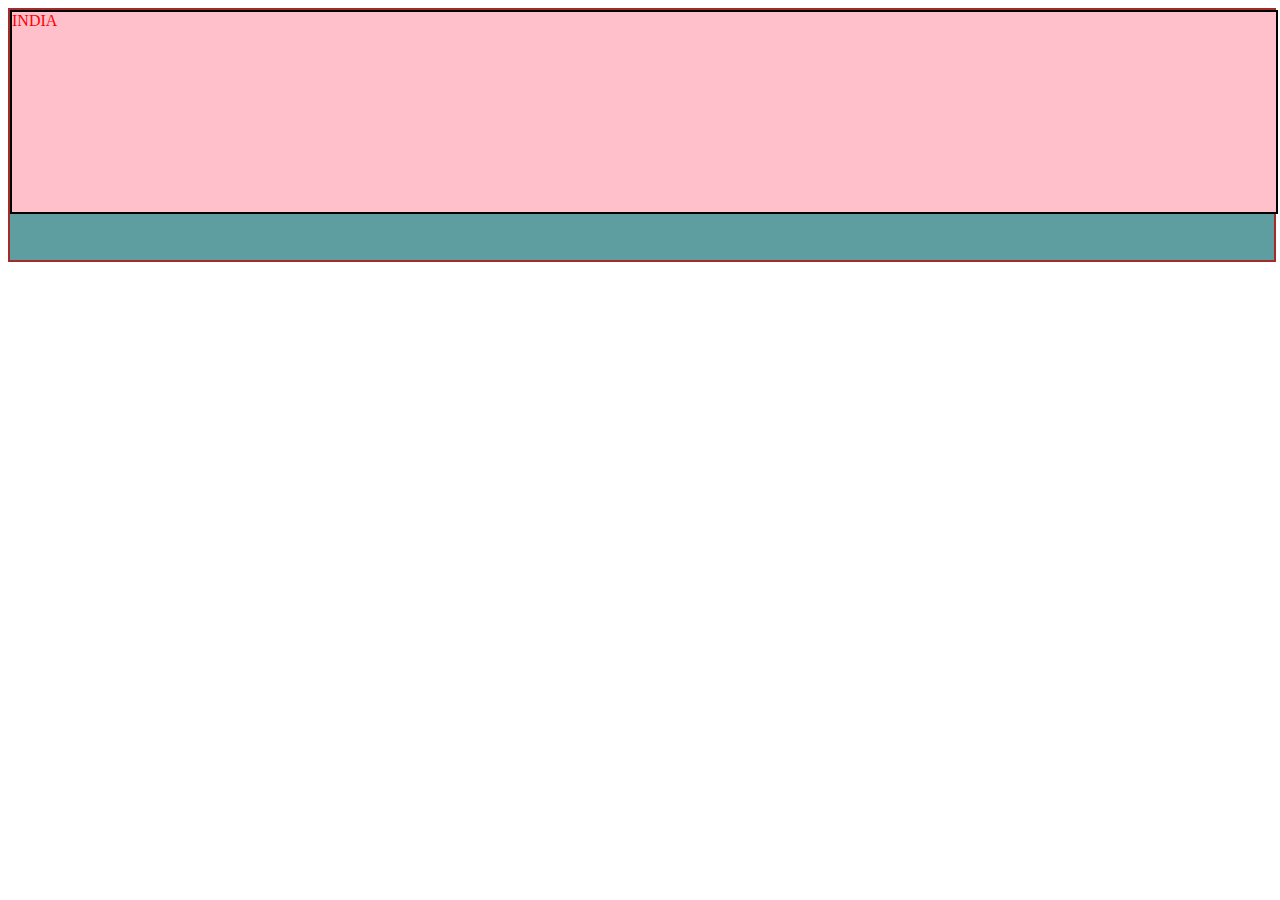
<file: animation/index.html>
<!DOCTYPE html>
<html lang="en">
<head>
    <meta charset="UTF-8">
    <meta name="viewport" content="width=device-width, initial-scale=1.0">
    <title>animation</title>
    <link rel="stylesheet" href="style.css">
</head>
<body>
    <div class="container">
        <div class="box"> INDIA
        </div>
    </div>
    
</body>
</html>
</file>
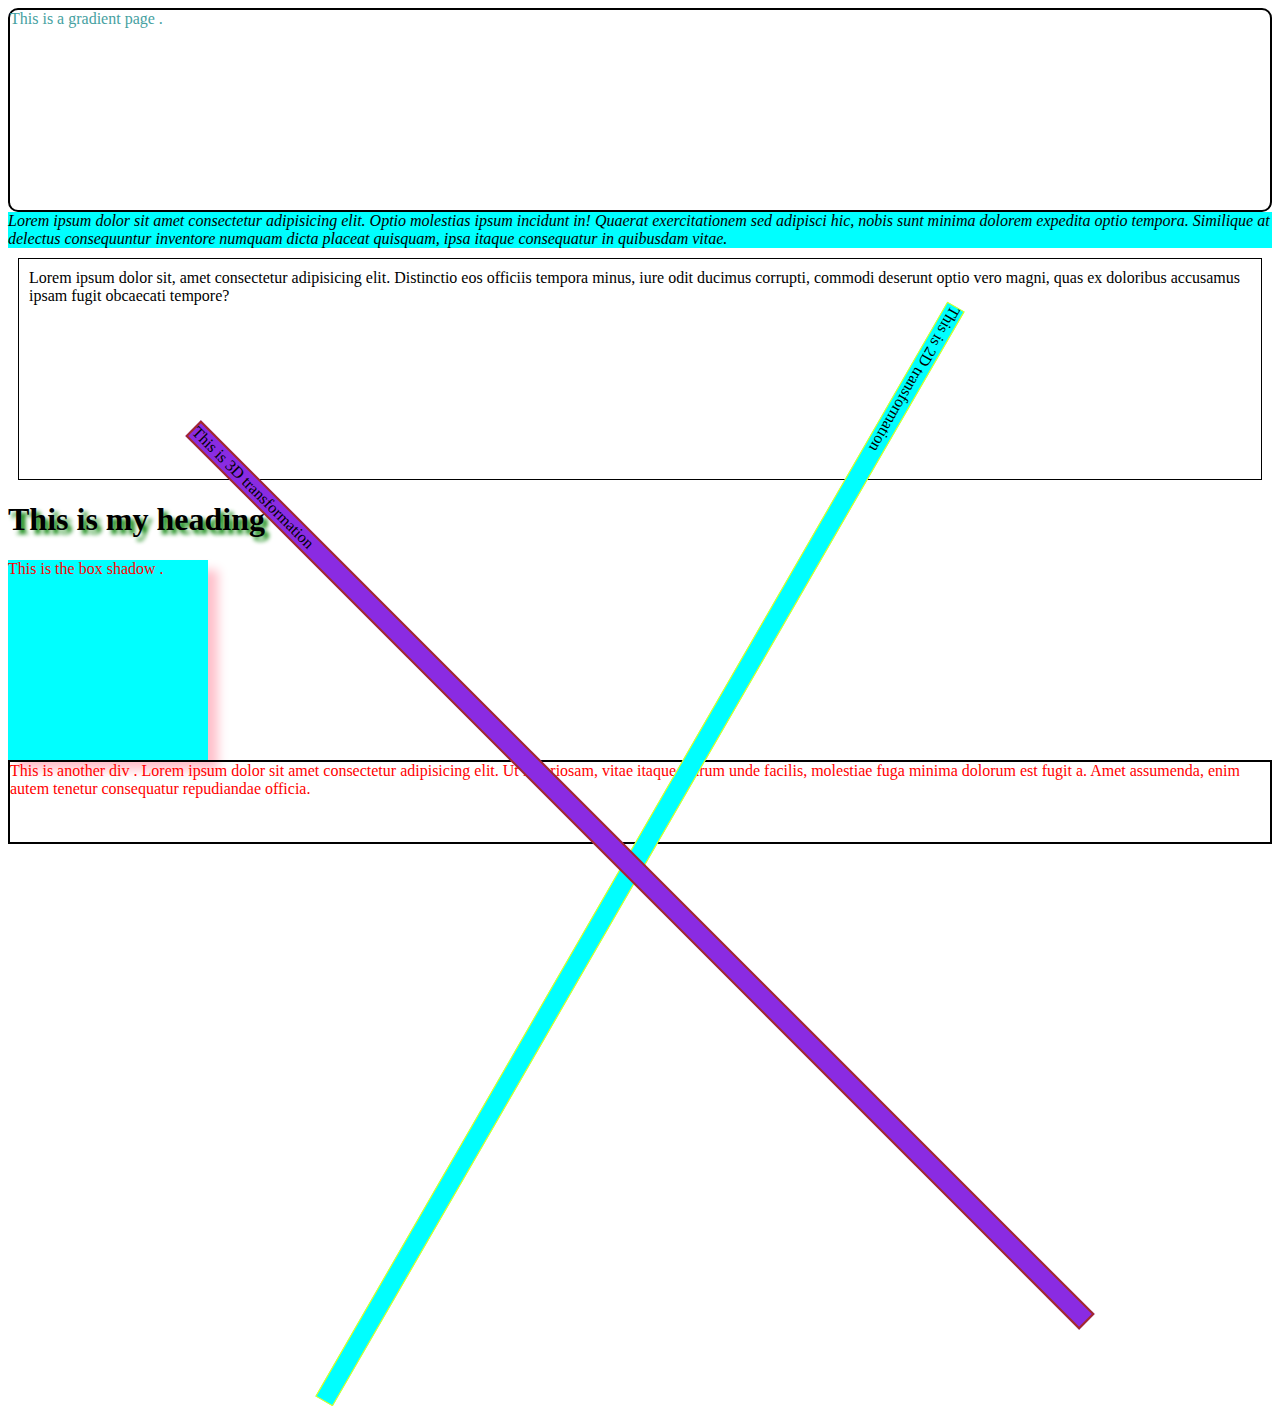
<file: css_gradient/index.html>
<!DOCTYPE html>
<html lang="en">
<head>
    <meta charset="UTF-8">
    <meta name="viewport" content="width=device-width, initial-scale=1.0">
    <title>gradient</title>
    <link rel="stylesheet" href="style.css">
</head>
<body>
    <div class="box">  This is a gradient page .</div>
       
    
    <div id="first">
        Lorem ipsum dolor sit amet consectetur adipisicing elit. Optio molestias ipsum incidunt in! Quaerat exercitationem sed adipisci hic, nobis sunt minima dolorem expedita optio tempora. Similique at delectus consequuntur inventore numquam dicta placeat quisquam, ipsa itaque consequatur in quibusdam vitae.
    </div>
    <div class="mydiv">
        Lorem ipsum dolor sit, amet consectetur adipisicing elit. Distinctio eos officiis tempora minus, iure odit ducimus corrupti, commodi deserunt optio vero magni, quas ex doloribus accusamus ipsam fugit obcaecati tempore?
    </div>
    <!-- This can used for shadow proprty 
       
        1. text-shadow
        2. box-shadow 
    -->

    <h1>This is my heading</h1>
    <div class="text">
        This is the box shadow .
    </div>

    <div class="divi">
        This is another div .
        Lorem ipsum dolor sit amet consectetur adipisicing elit. Ut laboriosam, vitae itaque, harum unde facilis, molestiae fuga minima dolorum est fugit a. Amet assumenda, enim autem tenetur consequatur repudiandae officia.
    </div>
    <div class="second">
        This is 2D transformation 

    </div>
    <div class="third">
        This is 3D transformation 
    </div>
</body>
</html>
</file>
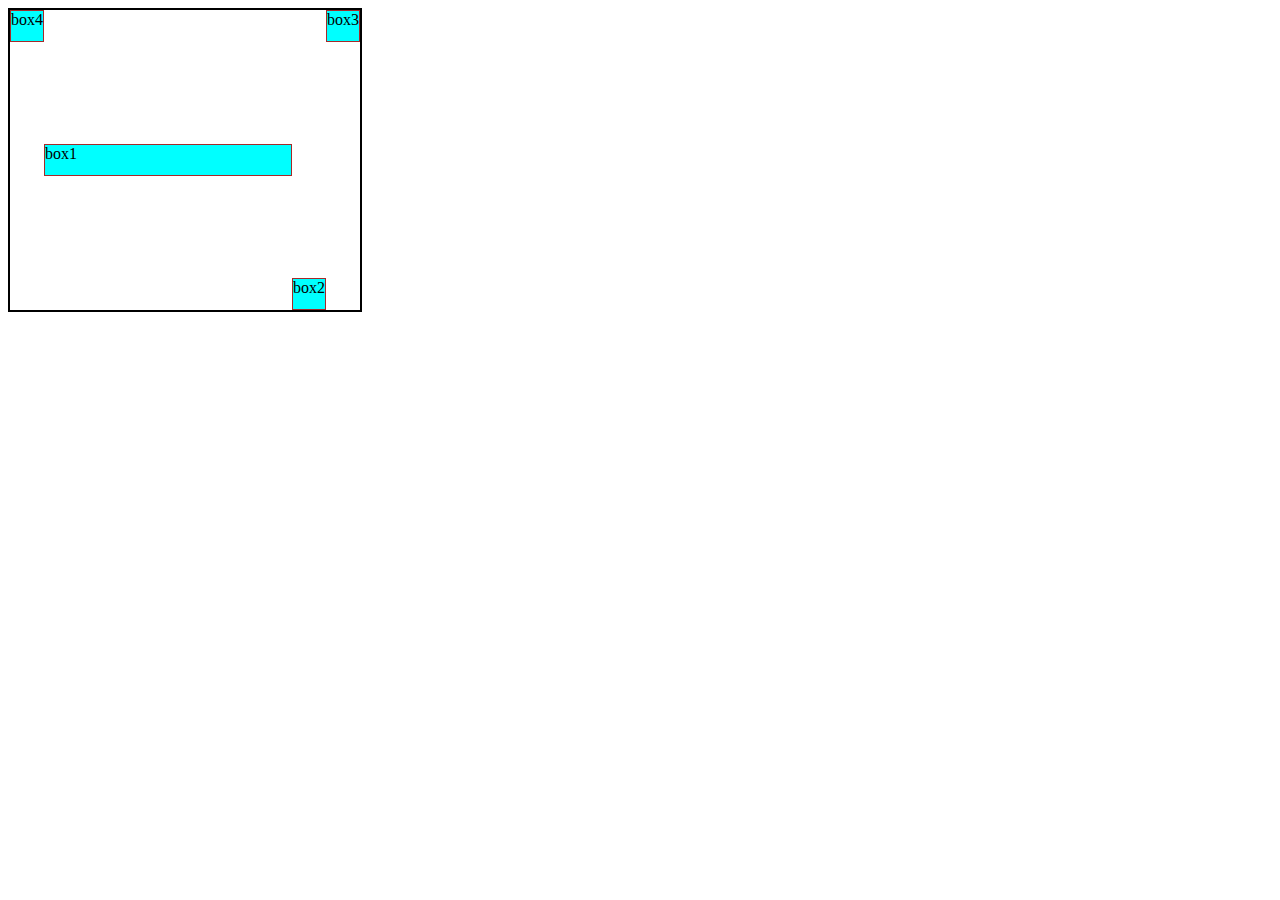
<file: Flex_property/index.html>
<!DOCTYPE html>
<html lang="en">
<head>
    <meta charset="UTF-8">
    <meta name="viewport" content="width=device-width, initial-scale=1.0">
    <title>flex</title>
    <link rel="stylesheet" href="style.css">
</head>
<body>
    <div class="container">
        <div class="box" id="box1">box1</div>
        <div class="box" id="box2">box2</div>
        <div class="box" id="box3">box3</div>
        <div class="box">box4</div>
    </div>
</body>
</html>
</file>
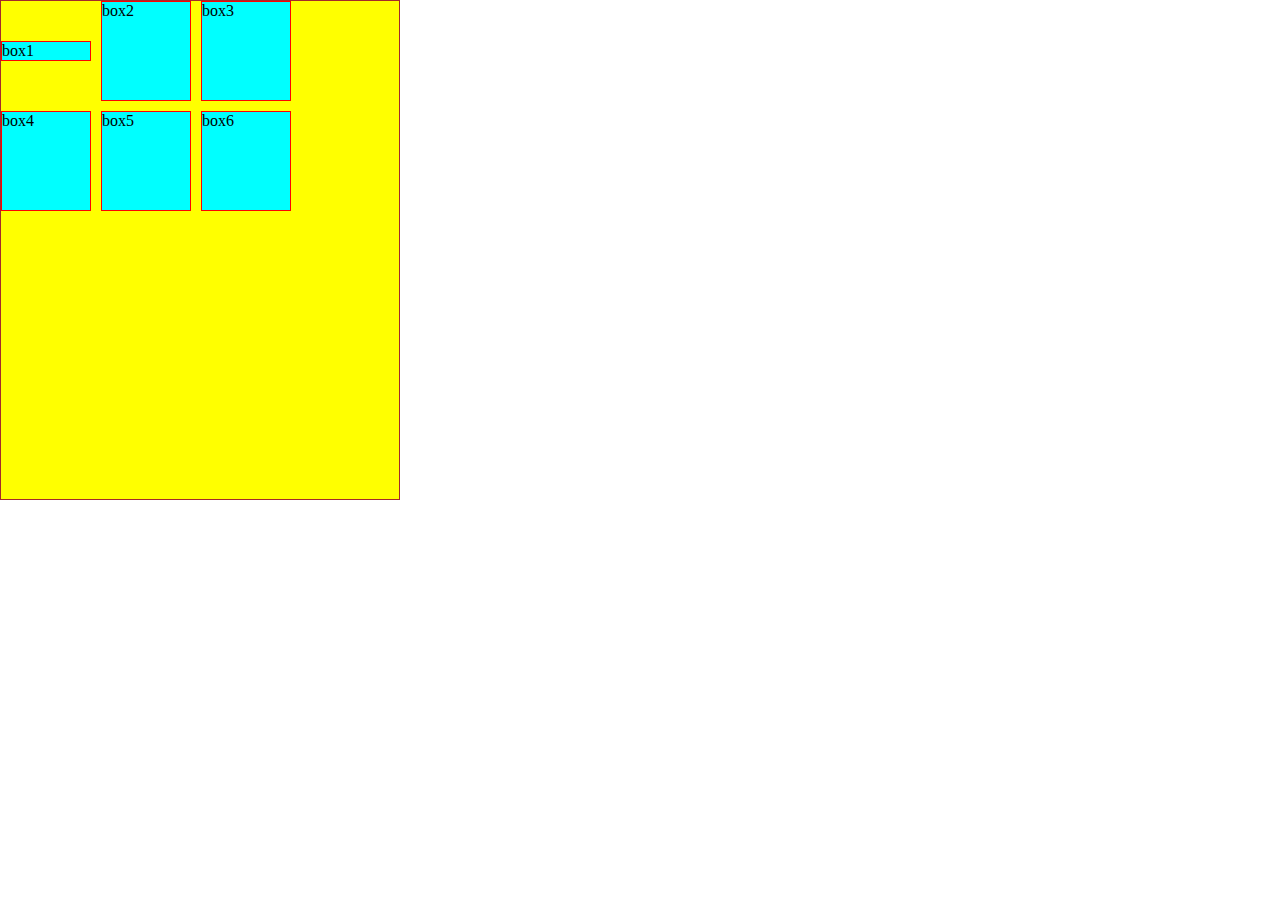
<file: grid/index.html>
<!DOCTYPE html>
<html lang="en">
<head>
    <meta charset="UTF-8">
    <meta name="viewport" content="width=device-width, initial-scale=1.0">
    <title>grid css</title>
    <link rel="stylesheet" href="style.css">
</head>
<body>
   
   <div class="container">
    <div class="box"id="id">box1</div>
    <div class="box">box2</div>
    <div class="box">box3</div>
    <div class="box">box4</div>
    <div class="box">box5</div>
    <div class="box">box6</div>
   </div>
    
</body>
</html>
</file>
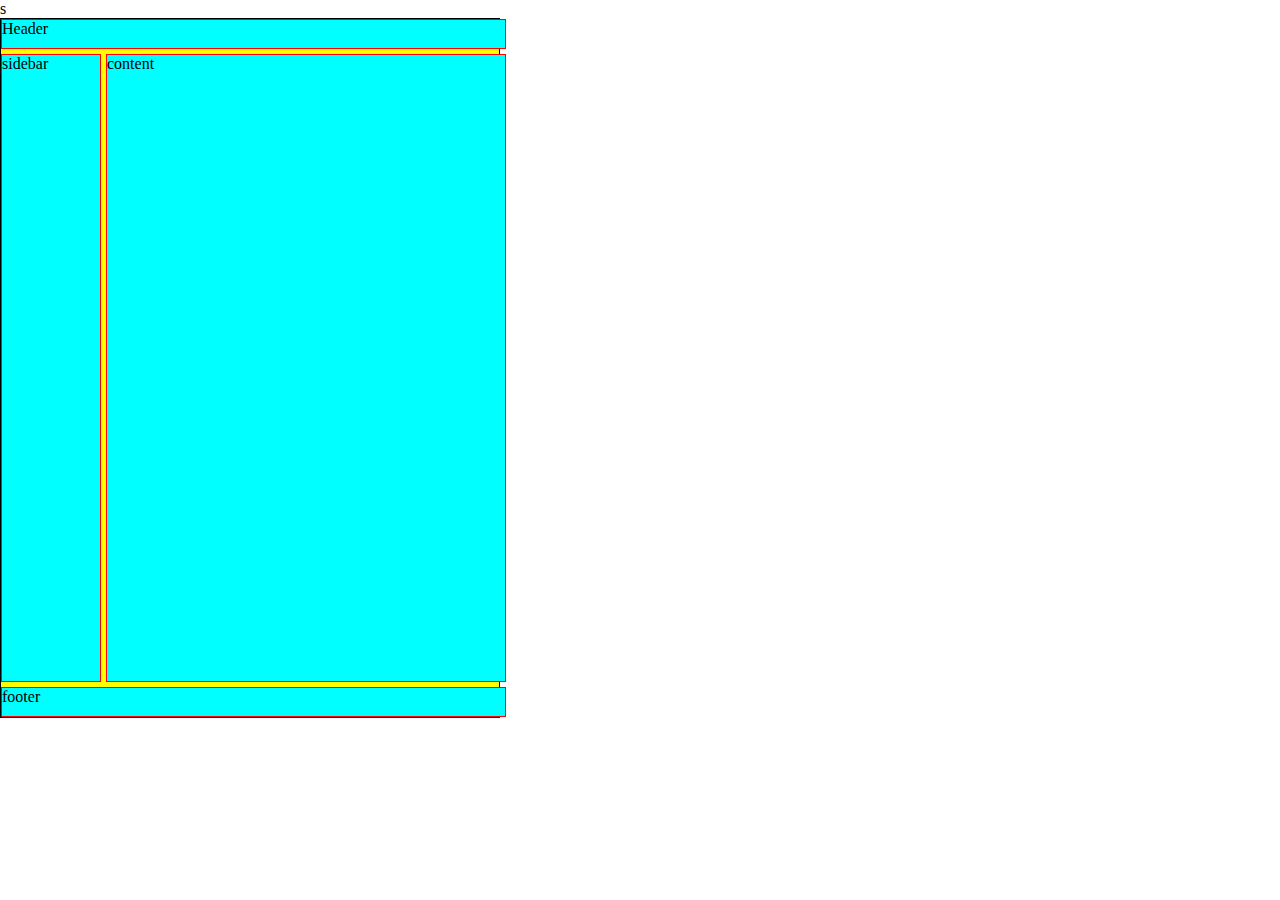
<file: media_querie/index.html>
<!DOCTYPE html>
<html lang="en">
<head>
    <meta charset="UTF-8">s
    <meta name="viewport" content="width=device-width, initial-scale=1.0">
    <title>Blog</title>
    <link rel="stylesheet" href="style.css">
</head>
<body>
    <div class="container">
      <div class="box" id="header">Header</div>
      <div class="box" id="sidebar">sidebar</div>
      <div class="box" id="content">content</div>
      <div class="box" id="footer">footer</div>

    </div>
    
</body>
</html>
</file>
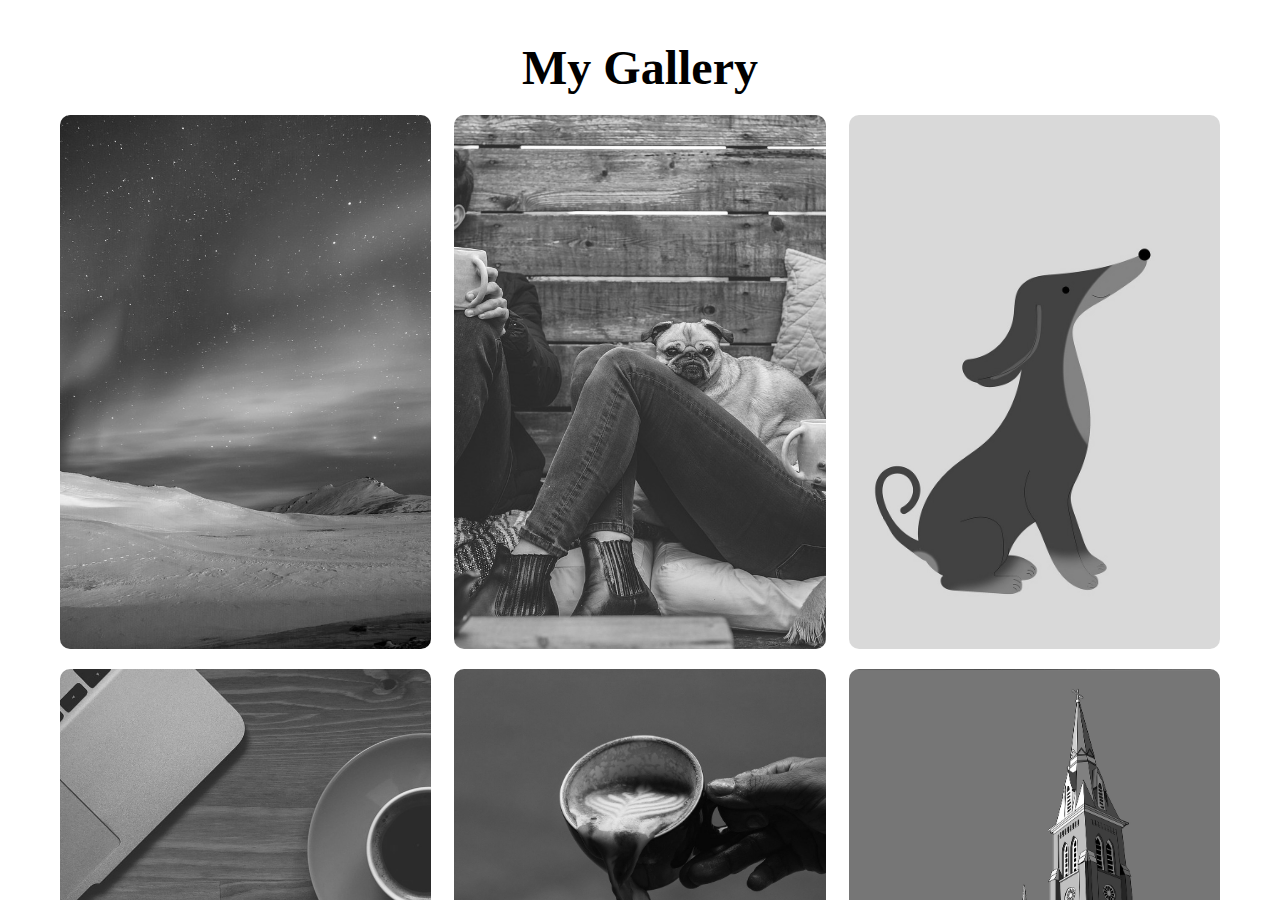
<file: My_gallery_project/index.html>
<!DOCTYPE html>
<html lang="en">
<head>
    <meta charset="UTF-8">
    <meta name="viewport" content="width=device-width, initial-scale=1.0">
    <title>My Gallery </title>
    <link rel="stylesheet" href="style.css">
</head>
<body>
    <div id="wrapper">
        <div class="container">
            <h1> My Gallery </h1>
            <div class="gallery">
                <figure class="card">
                    <img src="img9.jpg" alt="">
                    <figcaption>img1</figcaption>
                </figure>

                <figure class="card">
                    <img src="img2.jpg" alt="">
                    <figcaption>img2</figcaption>
                </figure>
                <figure class="card">
                    <img src="img3.jpg" alt="">
                    <figcaption>img3</figcaption>
                </figure>
                <figure class="card">
                    <img src="img4.jpg" alt="">
                    <figcaption>img4</figcaption>
                </figure>
                <figure class="card">
                    <img src="img5.jpg" alt="">
                    <figcaption>img5</figcaption>
                </figure>
                <figure class="card">
                    <img src="img6.png" alt="">
                    <figcaption>img6</figcaption>
                </figure>
                <figure class="card">
                    <img src="img7.jpg" alt="">
                    <figcaption>img7</figcaption>
                </figure>

                <figure class="card">
                    <img src="img8.jpg" alt="">
                    <figcaption>img8</figcaption>
                </figure>
                <figure class="card">
                    <img src="img9.jpg" alt="">
                    <figcaption>img9</figcaption>
                </figure>

            </div>
        </div>
    </div>
    
</body>
</html>
</file>
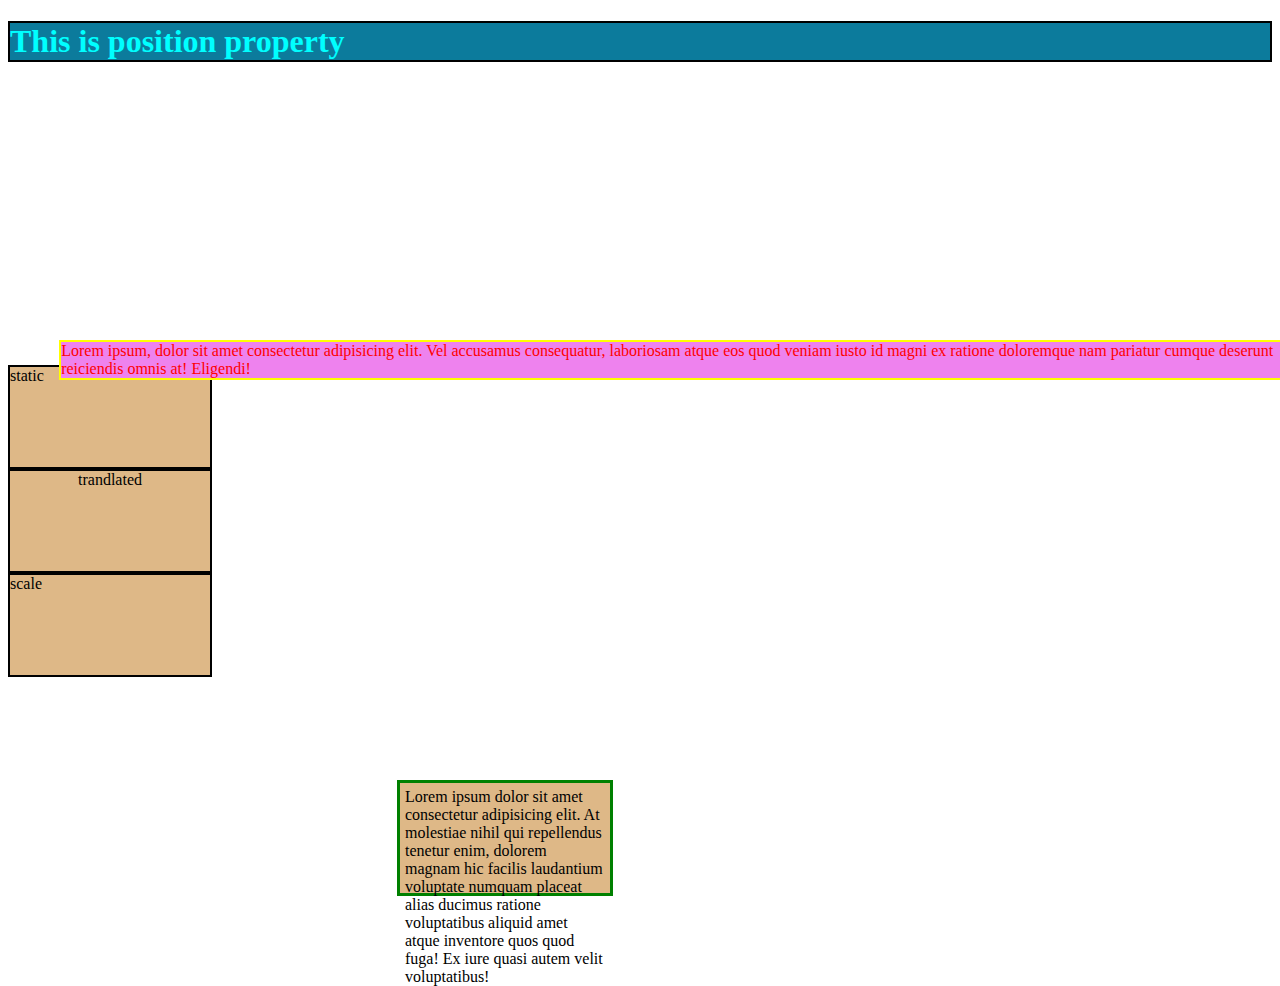
<file: positon_property/index.html>
<!DOCTYPE html>
<html lang="en">
<head>
    <meta charset="UTF-8">
    <meta name="viewport" content="width=device-width, initial-scale=1.0">
    <title>Position property</title>
    <link rel="stylesheet" href="style.css">
</head>
<body>
    <head>
        <h1> This is position property </h1>
    </head>
    <p>
        Lorem ipsum, dolor sit amet consectetur adipisicing elit. Vel accusamus consequatur, laboriosam atque eos quod veniam iusto id magni ex ratione doloremque nam pariatur cumque deserunt reiciendis omnis at! Eligendi!
    </p>
    <div class="class">
        Lorem ipsum dolor sit amet consectetur adipisicing elit. At molestiae nihil qui repellendus tenetur enim, dolorem magnam hic facilis laudantium voluptate numquam placeat alias ducimus ratione voluptatibus aliquid amet atque inventore quos quod fuga! Ex iure quasi autem velit voluptatibus!
    </div>

    <div id="Nivas">
        This is position property.
        This is made by Nivas Bidave.
    </div>
     
    
    <div class="class1"> static</div>
    <div class="class2">trandlated</div>
    <div class="class3">scale</div>
    
        

</body>
</html>
</file>
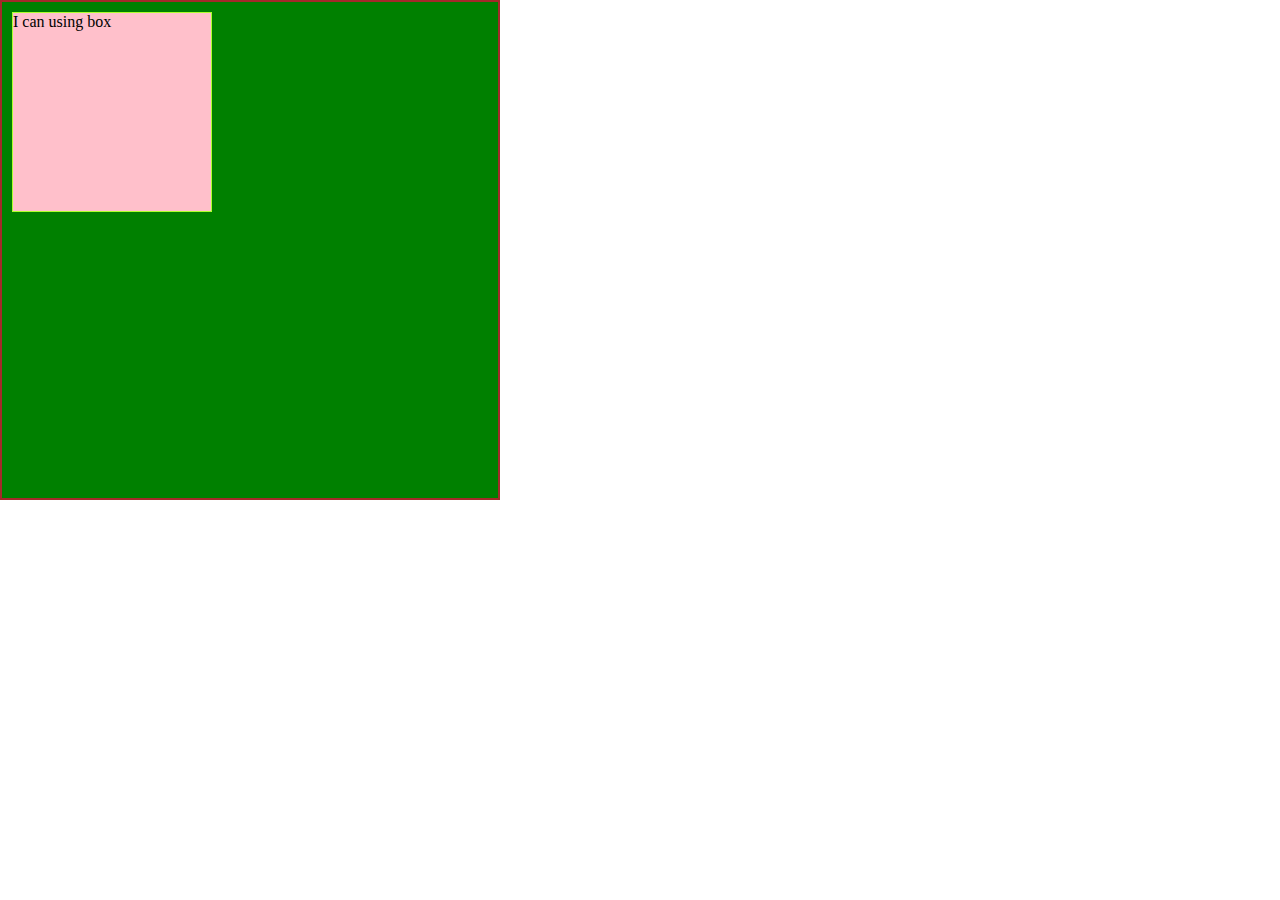
<file: transition_property/index.html>
<!DOCTYPE html>
<html lang="en">
<head>
    <meta charset="UTF-8">
    <meta name="viewport" content="width=device-width, initial-scale=1.0">
    <title>Transition</title>
    <link rel="stylesheet" href="style.css">
</head>
<body>
    
    <div class="container">
        <div class="box">I can using box </div>
    </div>
</body>
</html>
</file>
<file: animation/style.css>
.container{
    height: 250px;
    width: 100%;
    background-color: cadetblue;
    border: 2px solid brown;
    color: red;
    

}
.box{
    height: 200px;
    width: 100%;
    background-color:pink;
    border: 2px solid black;

    /* animation */
    animation-name: Nivas;
    animation-duration: 5s;
    animation-iteration-count: infinite;
    animation-timing-function: ease;
    animation-delay: 1s;
    animation-direction: normal;
}
/* @keyframes Nivas {
    
    from{
        width: 200px;
        background-color: orange;

    }
    to{
        width: 100%;
        background-color: green;
    }
} */

@keyframes Nivas {
    
    0%{
        width: 200px;
        background-color: orange;
    }
    50%
    {
        width: 400px;
        background-color: white;
    }
    100% {
        width: 100%;
        background-color: green;
       
    }
}
</file>
<file: css_gradient/style.css>
.box{
    border: 2px solid black;
    border-radius: 10px;
    color:rgb(70, 161, 161);
    height: 200px;
    width: auto;
    background-image: linear-gradient(red blue);
    background-image: linear-gradient(to right red yellow);

}
#first{
    color: black;
    background-image: linear-gradient(to right 2px 2px red);
    background-color: aqua;

    font-style: italic;
    background-image: linear-gradient(3px 3px rgba(255, 255, 0, 0.296));
    background-image: radial-gradient(red yellow green);
    
}
.mydiv{
    border: 1px solid black;
    margin: 10px;
    height: 200px;
    padding: 10px;
    background-image: radial-gradient(red blue orange);
    background-image: linear-gradient(red blue);
}

h1{
    text-shadow: 3px 3px red;
    text-shadow: 4px 4px 4px green;
}
.text{
    background-color: aqua;
    width: 200px;
    height: 200px;
    box-shadow: 10px 10px 10px pink;
    color: red;
}
.divi{
    border: 2px solid black;
    height: 80px;
    color: red;
    overflow: visible;
    overflow: hidden;
    overflow: scroll;
    
}
.second{
    background-color: aqua;
    border: 1px solid yellow;
  /*  transform: translate(10px 20px); */
    transform: rotate(120deg); 
    transform: skewX(20px); 
    /*transform: matrix(20px 10px); */

}
.third{
    border: 2px solid brown;
    color: #000;
    background-color: blueviolet;
    transform: translate(10px 10px);
    transform:rotate(45deg);
}
</file>
<file: Flex_property/style.css>
.container{
    height: 300px;
    width: 350px;
    border: 2px solid black;
    /* flex property*/
    display: flex;
    
    /* flex-direction */
    flex-direction: column;
     flex-direction: column-reverse;
    flex-direction: row-reverse;
    flex-direction: row;

    /* flex-wrap */
    flex-wrap: wrap;
    flex-wrap: nowrap;
    /*
    shorthand property 
     flex-flow: column wrap; */

     /* justi-fy content */
     justify-content: flex-start;
  
     /* align-item */
     align-items: flex-start;
    
     /*align-content */
     align-content: flex-start;
     flex-direction: row;
   


     
  
    
    
    

}
.box{
    border: 1px solid brown;
    background-color: aqua;
    height: 30px;

}
#box1{
    
    order: 2;
    flex-grow: 20;
    flex-shrink: initial;
    flex-basis: 100vw;
    align-self: center;
}
#box3{
    order: 9;
    flex-grow: 20;
    align-self: flex-start;
    
}
#box2{
    order: 5;
    flex-grow: 20;
    align-self: flex-end;
}
</file>
<file: grid/style.css>
*{
    margin: 0;
    padding: 0;
    box-sizing: border-box;
}
.container{
    height: 500px;
    width: 400px;
    border: 1px solid brown;
    background-color: yellow;
    
    display: grid;
    grid-template-rows: 100px 100px;
    grid-template-columns: 90px 90px 90px ;
    grid-gap: 10px;
    
    /* justify-content */
    justify-content: start;
    justify-content: end;
    justify-content: center;
    justify-content: space-between;
    justify-content: space-around;
    justify-content: space-evenly;
    justify-content: start;
    
    /* align-content 
    align-content: space-between;
    align-content: space-between;
    align-content: space-evenly;
    */
    
    /* align-items 
    align-items: start;
    align-items: end;
    align-items: baseline;
    */
    
    
   
    
}
.box{
    border: 1px solid red;
    background-color: aqua;
}
#id{
     
  
  /* justify-self 
    justify-self: start;
   justify-self: end;
   justify-self: center;
   justify-self: start; */
  
   /* align-self */
   align-self: start;
   align-self: end;
   align-self: center;

}
</file>
<file: media_querie/style.css>
*{
    margin: 0;
    padding: 0;
    box-sizing: border-box;
}
.container{
    border: 1px solid black;
    background-color: yellow;
    height: 700px;
    width: 500px;
    display: grid;
    grid-template-rows: 30px 1fr 30px;
    grid-template-columns: 100px 400px;
    grid-gap: 5px;
    grid-template-areas: 
    "hd hd"
    "side main"
    "ft ft"
    ;

}
.box{
    border: 1px solid red;
    background-color:aqua;
}
#header{
    grid-area:hd;
}
#sidebar{
    grid-area:side;
}
#containt{
    grid-area: main;
}
#footer{
    grid-area: ft;
}
/* media Queries */
@media(max-width:300px)
{
    .container{
        grid-gap: 100px;
    }
}
@media(max-width:400px)
{
    .container{
        display: grid;
        grid-template-rows: 1fr 1fr 1fr 1fr;
        grid-template-columns:  400px;
        grid-gap: 5px;
        grid-template-areas: 
        "hd "
        "side"
        "main"
        "ft"
        ;
    }
}
</file>
<file: My_gallery_project/style.css>
*{
    margin: 0;
    padding: 0;
    box-sizing: border-box;
}

#wrapper{
    height: 100vh;
    overflow-x: hidden;
    overflow-y: auto;
}
.container{
    height: 100%;
    max-width: 1200px;
    margin: 0 auto;
    padding: 20px;

} 
.container h1{
    margin: 20px 0;
    text-align: center;
    margin-bottom:20px;
    font-size: 3rem;
}
.gallery{
    display: flex;
    flex-wrap: wrap;
    justify-content: space-between;
}
.card{
     width: 32%;
     position: relative;
     margin-bottom: 20px;
     border-radius: 10px;
     overflow: hidden;



}
.card img{
    height: 100%;
    width: 100%;
    filter: grayscale(100%);
    box-shadow: 0 0 2px #333;
    object-fit: cover;

}
.card:hover{
         transform: scale(1.03);
         transform: 0.5s;
         filter: drop-shadow(0 0 10px #333);
}
.card:hover img{
    filter: grayscale(0%);
}
.card figcaption{
    position: absolute;
    bottom: 0;
    left: 0;
    width: 100%;
    height: 20%;
    padding: 25px;
    font-size: 16px;
    font-weight:500;
    color: #fff;
    opacity: 0;
    border-radius: 0 0 10px 10px;
    background:linear-gradient(0deg,rgba(0,0,0,0.5) 0%,rgba(255,255,255,0.5));
    transition: 1s;
}
.card:hover figcaption{
    opacity: 1;
    transform: scale(1.03);
}
</file>
<file: positon_property/style.css>
h1{
    color: aqua;
    border: 2px solid black;
    background-color: rgb(12, 123, 156);

}
p{
    color: red;
    border: 2px solid yellow;
    background-color:violet;
    position: static;
    position: relative;
    left: 4vw;
    right: 40px;
    top: 20vw;
    bottom: 40vw;
}

.class{
     border: 3px solid green;
     margin: 5px;
     padding: 5px;
     position: relative;
     top: 50vw;
     left: 30vw;
     


}
#Nivas{
    color: rgb(54, 6, 93);
    border: 2px solid sandybrown;
    text-align: center;
    position: relative;
    background-color: aqua;
    bottom: 40vw;
}

div{
    height: 100px;
    width: 200px;
    border: 2px solid black;
    background-color: burlywood;

}
.class2{
     
    text-align: center;
    transform:perspective(15)translateZ(-10px);
}
.class3{
    transform: perspective(10px) scaleZ(8px);
}
</file>
<file: transition_property/style.css>
*{
    margin: 0;
    padding: 0;
    box-sizing: border-box;
}
.container{
    height: 500px;
    width: 500px;
   background-color: green;
    border: 2px solid brown;
    display: flex;
}
   
.box{
    height: 200px;
    width: 200px;
    margin: 10px;
    border: 1px solid greenyellow;
    background-color: pink;
     /* transition property */
     
     transition:transform 2s ease-in ;

}
.box:hover{
    background-color: red;
  /*   transform: rotate(360deg); */
  transform: translateX(700px);
    
    
}
</file>
